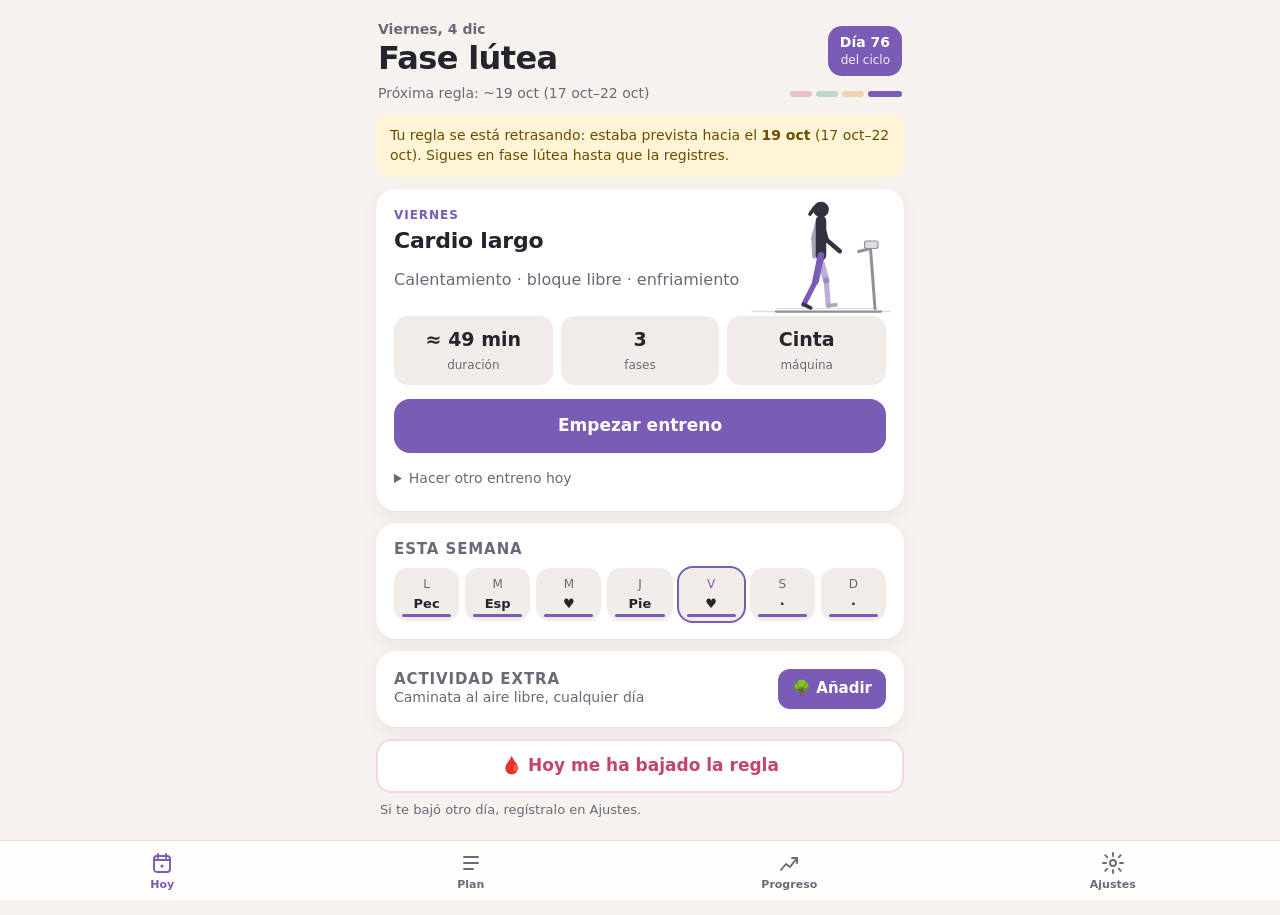
<file: index.html>
<!doctype html>
<html lang="es">
<head>
<meta charset="utf-8">
<meta name="viewport" content="width=device-width, initial-scale=1, maximum-scale=1, user-scalable=no, viewport-fit=cover">
<title>Mi Entreno</title>
<meta name="description" content="Entreno de fuerza y cardio adaptado a la fase del ciclo menstrual">
<meta name="theme-color" content="#C2456B">
<meta name="robots" content="noindex, nofollow">
<meta name="apple-mobile-web-app-capable" content="yes">
<meta name="mobile-web-app-capable" content="yes">
<meta name="apple-mobile-web-app-title" content="Mi Entreno">
<meta name="apple-mobile-web-app-status-bar-style" content="default">
<link rel="manifest" href="manifest.webmanifest">
<link rel="icon" href="icons/icon.svg" type="image/svg+xml">
<link rel="apple-touch-icon" href="icons/icon-180.png">
<link rel="stylesheet" href="css/app.css">
<link rel="stylesheet" href="css/fig.css">
</head>
<body>
<div id="app"><div class="carga"><p>Cargando…</p></div></div>
<noscript>Esta aplicación necesita JavaScript.</noscript>
<script type="module" src="js/app.js"></script>
</body>
</html>
</file>
<file: css/app.css>
:root{
  --acc:#C2456B;
  --bg:#F6F2EE; --card:#FFFFFF; --txt:#26232E; --txt2:#6D6878; --line:#E8E2DC; --soft:#F1ECE7;
  --facil:#2E8B6A; --normal:#B07A12; --dificil:#C0392B;
  --r:20px; --sat:env(safe-area-inset-top); --sab:env(safe-area-inset-bottom);
  color-scheme:light;
}
@media (prefers-color-scheme:dark){:root:not([data-theme="light"]){
  --bg:#141218; --card:#1F1C25; --txt:#F2EFF6; --txt2:#A6A1B2; --line:#2F2B36; --soft:#29252F;
  --facil:#4CC199; --normal:#E2B04A; --dificil:#F06A5B; color-scheme:dark;}}
*{box-sizing:border-box;-webkit-tap-highlight-color:transparent;touch-action:manipulation}
html,body{margin:0;background:var(--bg);color:var(--txt)}
body{font-family:ui-rounded,-apple-system,"SF Pro Rounded",system-ui,"Segoe UI",Roboto,sans-serif;font-size:16px;line-height:1.4;-webkit-text-size-adjust:100%;overscroll-behavior-y:none}
button,input,select{font:inherit;color:inherit}
a{color:inherit;text-decoration:none}
h1,h2,h3{margin:0;line-height:1.15}
h1{font-size:32px;font-weight:800;letter-spacing:-.02em}
h2{font-size:22px;font-weight:750;letter-spacing:-.01em}
h3{font-size:15px;font-weight:700;text-transform:uppercase;letter-spacing:.06em;color:var(--txt2);margin-bottom:10px}
.suave{color:var(--txt2)}
.nota{color:var(--txt2);font-size:13px;margin:8px 4px 0}
.vista{padding:calc(var(--sat) + 14px) 16px calc(var(--sab) + 96px);max-width:560px;margin:0 auto}
.vista.entreno{padding-bottom:calc(var(--sab) + 30px)}
.card{background:var(--card);border-radius:var(--r);padding:18px;margin:12px 0;box-shadow:0 1px 0 var(--line),0 6px 20px rgba(40,20,40,.05)}
.etq{font-size:12px;font-weight:700;text-transform:uppercase;letter-spacing:.08em;color:var(--acc)}
.intro{background:var(--soft);border-radius:12px;padding:10px 12px;font-size:14px;margin:10px 0 0}
.ico{width:24px;height:24px;fill:none;stroke:currentColor;stroke-width:1.9;stroke-linecap:round;stroke-linejoin:round}
.ico .fillc{fill:currentColor;stroke:none}

/* Botones */
.btn{display:flex;align-items:center;justify-content:center;gap:8px;width:100%;min-height:54px;border:0;border-radius:16px;background:var(--acc);color:#fff;font-weight:750;font-size:17px;margin-top:14px;cursor:pointer;padding:0 16px}
.btn:active{transform:scale(.98)}
.btn.sec{background:var(--soft);color:var(--txt)}
.btn[disabled]{opacity:.35}
.btn.regla{background:var(--card);color:#C2456B;border:2px solid #C2456B33;margin-top:4px}
.btn.peligro{background:transparent;color:var(--dificil);border:1.5px solid currentColor;min-height:46px;font-size:15px}
.mini{display:inline-flex;align-items:center;justify-content:center;min-height:40px;padding:0 14px;border-radius:12px;border:0;background:var(--soft);font-weight:650;font-size:15px;cursor:pointer}
.mini.prim{background:var(--acc);color:#fff}
.chips{display:flex;flex-wrap:wrap;gap:8px;margin-top:10px}
.chip{border:1.5px solid var(--line);background:var(--card);border-radius:999px;padding:8px 14px;font-weight:650;cursor:pointer}

/* Cabecera */
.cab{display:flex;align-items:flex-end;justify-content:space-between;gap:12px;margin:6px 2px 4px}
.fecha{color:var(--txt2);font-weight:600;font-size:14px}
.fasebadge{background:var(--acc);color:#fff;border-radius:14px;padding:8px 12px;text-align:right;line-height:1.15;flex-shrink:0}
.fasebadge b{display:block;font-size:14px}.fasebadge span{font-size:12px;opacity:.9}
.ciclo{display:flex;justify-content:space-between;align-items:center;color:var(--txt2);font-size:14px;margin:8px 2px}
.ruleta{display:flex;gap:4px}.ruleta i{width:22px;height:6px;border-radius:3px;opacity:.28}.ruleta i.on{opacity:1;width:34px}
.aviso{background:#FFF4D6;color:#6B4E00;border-radius:14px;padding:12px 14px;font-size:14px;margin:10px 0}
@media (prefers-color-scheme:dark){.aviso{background:#3A3018;color:#F4D98B}}

/* Hoy */
.hoycard{position:relative;overflow:hidden}
.hoyfig{width:150px;float:right;margin:-8px -10px 0 6px}
.hoycard h2{margin:4px 0 4px}
.reparto,.pauta{display:flex;gap:8px;margin-top:12px;clear:both}
.reparto div,.pauta div{flex:1;background:var(--soft);border-radius:14px;padding:10px 8px;text-align:center}
.reparto b,.pauta b{display:block;font-size:19px;font-weight:800}
.reparto span,.pauta span{font-size:12px;color:var(--txt2)}
.cambiar{margin-top:12px;color:var(--txt2);font-size:14px}.cambiar summary{cursor:pointer;padding:4px 0}
.tira{display:grid;grid-template-columns:repeat(7,1fr);gap:6px}
.dia{display:flex;flex-direction:column;align-items:center;gap:2px;padding:8px 0;border-radius:14px;background:var(--soft);font-size:12px;color:var(--txt2);position:relative}
.dia b{font-size:16px;color:var(--txt)}
.dia i{position:absolute;top:-5px;right:-3px;font-style:normal;background:var(--facil);color:#fff;border-radius:50%;width:18px;height:18px;font-size:11px;display:none;align-items:center;justify-content:center}
.dia.hecho i{display:flex}
.dia.hoy{outline:2.5px solid var(--acc);color:var(--acc)}
.dia.curso{background:color-mix(in srgb,var(--acc) 15%,var(--soft))}

/* Plan */
.segs{display:flex;gap:6px;background:var(--card);padding:5px;border-radius:16px;margin:12px 0}
.seg{flex:1;text-align:center;padding:10px 0;border-radius:12px;font-weight:750;border:0;background:transparent;cursor:pointer;color:var(--txt2)}
.seg.on{background:var(--c);color:#fff}
.dplan summary{list-style:none;display:grid;grid-template-columns:1fr auto;gap:2px 10px;cursor:pointer}
.dplan summary::-webkit-details-marker{display:none}
.dplan summary .etq{grid-column:1/3}.dplan summary em{font-style:normal;color:var(--txt2);font-size:14px;align-self:center}
.dplan[open] summary{margin-bottom:8px}
.lista{list-style:none;margin:8px 0 0;padding:0}
.lista li{border-top:1px solid var(--line)}.lista li:first-child{border-top:0}
.lista.compacta li{padding:8px 0;display:flex;flex-wrap:wrap;gap:4px 8px;align-items:center;justify-content:space-between}
.lista.compacta li span{color:var(--txt2);font-size:14px}
.ejrow,.sesrow{display:flex;align-items:center;gap:12px;padding:8px 0}
.ejrow>div:nth-child(2),.sesrow>div{flex:1;min-width:0}
.ejrow b,.sesrow b{display:block;font-size:15px;font-weight:650}
.ejrow span,.sesrow span{display:block;font-size:13px;color:var(--txt2)}
.thumb{width:64px;height:52px;border-radius:12px;background:var(--soft);flex-shrink:0;overflow:hidden;padding:2px}
.sesrow>i{width:10px;height:38px;border-radius:5px;flex-shrink:0}
.vacio{padding:10px 0}
.tcardio,.thist{width:100%;border-collapse:collapse;font-size:14px;margin-top:10px}
.tcardio th,.thist th{text-align:left;color:var(--txt2);font-weight:600;font-size:12px;padding:4px}
.tcardio td,.thist td{padding:7px 4px;border-top:1px solid var(--line)}
.tcardio tr.suave td{color:var(--txt2)}
.thist small{display:block;color:var(--txt2);font-size:11px}

/* Detalle ejercicio */
.volver{display:inline-block;color:var(--acc);font-weight:650;padding:6px 2px}
.bigfig{background:var(--soft);border-radius:16px;padding:6px 10px;margin-bottom:12px}
.pills{display:flex;flex-wrap:wrap;gap:6px;margin-top:10px}
.pills span{background:var(--soft);border-radius:999px;padding:4px 10px;font-size:13px;color:var(--txt2)}
.graf{width:100%;height:auto;margin:4px 0}
.graf polyline{fill:none;stroke:var(--acc);stroke-width:2.5;stroke-linejoin:round;stroke-linecap:round}
.graf circle{fill:var(--acc)}.graf text{font-size:12px;fill:var(--txt);font-weight:700}

/* Dificultad */
.dif{display:inline-block;border-radius:999px;padding:3px 10px;font-size:12px;font-weight:700;color:#fff;flex-shrink:0}
.dif.facil{background:var(--facil)}.dif.normal{background:var(--normal)}.dif.dificil{background:var(--dificil)}
.difs{display:flex;gap:8px}
.difs .dif{flex:1;min-height:54px;font-size:16px;border:2px solid transparent;cursor:pointer;background:var(--soft);color:var(--txt)}
.difs .dif.facil.on{background:var(--facil);color:#fff}.difs .dif.normal.on{background:var(--normal);color:#fff}.difs .dif.dificil.on{background:var(--dificil);color:#fff}
.difsel.apagado{opacity:.55}

/* Entreno */
.wbar{display:flex;align-items:center;gap:10px;position:sticky;top:0;z-index:5;background:var(--bg);margin:calc(-1 * var(--sat) - 14px) -16px 0;padding:calc(var(--sat) + 10px) 16px 10px}
.x{width:40px;height:40px;border-radius:50%;border:0;background:var(--card);font-size:16px;cursor:pointer;flex-shrink:0}
.wt{flex:1;min-width:0}.wt b{display:block;font-size:15px;white-space:nowrap;overflow:hidden;text-overflow:ellipsis}.wt span{font-size:12px;color:var(--txt2)}
.reloj{text-align:right}.reloj b{display:block;font-variant-numeric:tabular-nums;font-size:20px;color:var(--acc)}.reloj span{font-size:11px;color:var(--txt2)}
.dots{display:flex;gap:6px;justify-content:center;margin:6px 0}
.dot{width:34px;height:34px;border-radius:50%;border:2px solid var(--line);background:var(--card);font-weight:700;font-size:14px;color:var(--txt2);cursor:pointer}
.dot.ok{background:var(--facil);border-color:var(--facil);color:#fff}
.dot.on{border-color:var(--acc);color:var(--acc);transform:scale(1.12)}
.dot.on.ok{color:#fff;background:var(--acc)}
.ejcard h2{margin:4px 0}
.detalle{margin:4px 0 0;font-weight:600;color:var(--acc)}
.ultima{margin-top:12px;font-size:14px;border-left:3px solid var(--acc);padding:4px 0 4px 10px}
.ultima .dif{margin-left:4px}
.series{padding:10px 12px}
.serie{display:grid;grid-template-columns:22px 1fr 1fr 48px;align-items:center;gap:8px;padding:8px 0;border-top:1px solid var(--line)}
.serie:first-of-type{border-top:0}
.sn{font-weight:800;color:var(--txt2);text-align:center}
.step{display:grid;grid-template-columns:34px 1fr 34px;align-items:center;background:var(--soft);border-radius:12px;position:relative;height:48px}
.step button{border:0;background:transparent;font-size:22px;height:100%;cursor:pointer;color:var(--txt2)}
.step input{width:100%;min-width:0;border:0;background:transparent;text-align:center;font-weight:800;font-size:19px;padding:8px 0 0;font-variant-numeric:tabular-nums}
.step small{position:absolute;top:3px;left:0;right:0;text-align:center;font-size:10px;color:var(--txt2);pointer-events:none}
.check{width:48px;height:48px;border-radius:14px;border:2px solid var(--line);background:var(--card);font-size:22px;color:var(--line);cursor:pointer}
.serie.hecha .check{background:var(--acc);border-color:var(--acc);color:#fff}
.serie.hecha .step{background:color-mix(in srgb,var(--acc) 12%,var(--soft))}
.wfoot{display:flex;gap:10px}.wfoot .btn{margin-top:4px}
.wfoot.dentro{margin-top:8px}
.resumen h3{color:var(--facil)}

/* Descanso: barra fija abajo que deja ver y editar el ejercicio */
.descanso{position:fixed;left:8px;right:8px;bottom:calc(var(--sab) + 8px);z-index:20;background:color-mix(in srgb,var(--acc) 94%,#000);color:#fff;border-radius:22px;padding:10px 12px;display:grid;grid-template-columns:76px 1fr;grid-template-rows:auto auto;gap:6px 12px;align-items:center;box-shadow:0 10px 30px rgba(0,0,0,.25);max-width:540px;margin:0 auto}
.descanso[hidden]{display:none}
.descanso .anillo{position:relative;width:76px;height:76px;grid-row:1/3}
.descanso .anillo svg{width:100%;height:100%;transform:rotate(-90deg)}
.descanso .anillo circle{fill:none;stroke-width:10}
.descanso .fondo{stroke:rgba(255,255,255,.22)}
.descanso .prog{stroke:#fff;stroke-linecap:round;transition:stroke-dashoffset .25s linear}
.descanso .anillo b{position:absolute;inset:0;display:flex;align-items:center;justify-content:center;font-size:22px;font-weight:800;font-variant-numeric:tabular-nums}
.descanso .etq{color:#fff;opacity:.85}
.dtxt b{display:block;font-size:15px;line-height:1.25;margin-top:2px}
.dbtns{display:flex;gap:6px}
.dbtns .mini{flex:1;background:rgba(255,255,255,.18);color:#fff;min-height:38px;padding:0 8px}
.dbtns .mini.fuerte{background:#fff;color:var(--acc)}
body.con-descanso .vista{padding-bottom:calc(var(--sab) + 140px)}
/* Cardio */
.cardiocard .bigfig svg{transform:rotate(calc(var(--inc, 0) * -0.6deg));transition:transform 1s ease}
.cardiocard .bigfig{overflow:hidden}
.cbloque{text-align:center}
.cuenta{font-size:68px;font-weight:800;font-variant-numeric:tabular-nums;line-height:1;margin:6px 0 4px}
.cbar{position:relative;display:flex;gap:2px;height:14px;margin:14px 0 4px;border-radius:7px;overflow:hidden}
.cbar i{background:color-mix(in srgb,var(--acc) 25%,var(--soft))}
.cbar i.fuerte{background:color-mix(in srgb,var(--acc) 60%,var(--soft))}
.cbar u{position:absolute;top:0;bottom:0;width:3px;background:var(--txt);left:0;border-radius:2px}
.cblist{list-style:none;padding:0;margin:10px 0 0;font-size:14px}
.cblist li{display:grid;grid-template-columns:42px 1fr 34px 82px 50px;gap:4px;padding:7px 4px;border-top:1px solid var(--line);align-items:center}
.cblist li span{color:var(--txt2);font-variant-numeric:tabular-nums;font-size:12px}
.cblist em{font-style:normal;text-align:right;font-variant-numeric:tabular-nums}
.cblist li.pasado{opacity:.4}
.cblist li.actual{background:color-mix(in srgb,var(--acc) 14%,transparent);border-radius:10px;font-weight:700}

/* Ajustes */
.fila{display:flex;align-items:center;justify-content:space-between;gap:10px;margin:8px 0}
.fila input[type=date],select{border:1.5px solid var(--line);background:var(--soft);border-radius:12px;padding:9px 10px;min-height:42px}
.fila input[type=date]{flex:1}
.sw{appearance:none;width:52px;height:32px;border-radius:16px;background:var(--line);position:relative;cursor:pointer;transition:.2s;flex-shrink:0}
.sw::after{content:"";position:absolute;top:3px;left:3px;width:26px;height:26px;border-radius:50%;background:#fff;transition:.2s;box-shadow:0 1px 3px rgba(0,0,0,.25)}
.sw:checked{background:var(--acc)}.sw:checked::after{left:23px}
.pasos{margin:0;padding-left:20px}.pasos li{margin:6px 0}

/* Barra de pestañas */
.tabs{position:fixed;left:0;right:0;bottom:0;z-index:10;display:flex;justify-content:space-around;background:color-mix(in srgb,var(--card) 88%,transparent);backdrop-filter:blur(18px);-webkit-backdrop-filter:blur(18px);border-top:1px solid var(--line);padding:8px 8px calc(var(--sab) + 6px)}
.tab{display:flex;flex-direction:column;align-items:center;gap:2px;font-size:11px;font-weight:600;color:var(--txt2);padding:2px 14px;min-width:64px}
.tab.on{color:var(--acc)}

/* Avisos */
.toast{position:fixed;left:50%;bottom:calc(var(--sab) + 90px);transform:translateX(-50%);background:var(--txt);color:var(--bg);padding:12px 18px;border-radius:14px;font-weight:650;z-index:50;animation:tin .25s ease}
@keyframes tin{from{opacity:0;transform:translate(-50%,10px)}}
body.flash::after{content:"";position:fixed;inset:0;background:#fff;z-index:60;pointer-events:none;animation:flash .9s ease-out forwards}
@keyframes flash{0%,40%{opacity:.85}100%{opacity:0}}
.carga{min-height:100vh;display:flex;flex-direction:column;align-items:center;justify-content:center;color:var(--txt2)}

.lista li .dif,.lista.compacta li span.dif{color:#fff}
.dia b{font-size:13px}

.step.corp{display:flex;align-items:center;justify-content:center;font-size:13px;color:var(--txt2);font-weight:650}

.energia h2{margin-bottom:6px}
.energias{display:flex;flex-direction:column;gap:10px;margin-top:16px}
.energias .en{min-height:60px;border-radius:16px;border:2px solid var(--line);background:var(--card);font-size:18px;font-weight:700;cursor:pointer}
.energias .en.alta{border-color:var(--facil)}.energias .en.baja{border-color:var(--dificil)}
.energia-nota{background:var(--soft);border-radius:12px;padding:10px 12px;margin:0}
[data-csig].pronto{background:var(--acc);color:#fff;border-radius:12px;padding:8px 10px;font-weight:750}
.copia{background:var(--soft);border-radius:14px;padding:12px;margin-top:12px}
.copia b{display:block}.copia span{display:block;font-size:13px;color:var(--txt2)}.copia .btn{margin-top:10px;min-height:46px}

/* Selector rápido de peso */
.step input[readonly]{cursor:pointer;-webkit-user-select:none;user-select:none}
.hoja{position:fixed;inset:0;z-index:30;background:rgba(20,15,25,.45);display:flex;align-items:flex-end;justify-content:center}
.hoja[hidden]{display:none}
.hcont{background:var(--card);width:100%;max-width:560px;border-radius:24px 24px 0 0;padding:14px 16px calc(var(--sab) + 16px);max-height:75vh;display:flex;flex-direction:column;animation:sube .2s ease}
@keyframes sube{from{transform:translateY(40px);opacity:0}}
.hcab{display:flex;align-items:center;gap:8px;margin-bottom:10px}.hcab b{flex:1;font-size:17px}.hcab small{color:var(--txt2)}
.hgrid{display:grid;grid-template-columns:repeat(4,1fr);gap:8px;overflow:auto;padding:2px}
.hv{min-height:54px;border-radius:14px;border:1.5px solid var(--line);background:var(--soft);font-size:18px;font-weight:750;cursor:pointer}
.hv.on{background:var(--acc);border-color:var(--acc);color:#fff}
.hotro{display:flex;gap:8px;margin-top:12px}.hotro input{flex:1;border:1.5px solid var(--line);background:var(--soft);border-radius:12px;padding:0 12px;min-height:44px;font-size:16px}
/* Dificultad por fase */
.difbar{display:flex;flex-direction:column;gap:10px}
.dbrow{display:grid;grid-template-columns:96px 1fr 52px;gap:8px;align-items:center}
.dbn{font-weight:750;font-size:14px;display:flex;align-items:center;gap:6px;white-space:nowrap}.dbn small{font-weight:500;color:var(--txt2);font-size:11px}
.dbn i{width:10px;height:10px;border-radius:50%;flex-shrink:0}
.dbb{display:flex;gap:2px;height:24px;border-radius:8px;overflow:hidden;background:var(--soft)}
.dbb u{text-decoration:none;color:#fff;font-size:12px;font-weight:700;display:flex;align-items:center;justify-content:center;min-width:18px}
.dbb em{font-style:normal;font-size:12px;color:var(--txt2);align-self:center;padding-left:8px}
.dbm{font-size:12px;color:var(--txt2);text-align:right}
u.facil{background:var(--facil)}u.normal{background:var(--normal)}u.dificil{background:var(--dificil)}
.dbley{display:flex;gap:14px;font-size:12px;color:var(--txt2);margin-top:2px}.dbley span{display:flex;align-items:center;gap:5px}.dbley u{width:10px;height:10px;border-radius:3px;display:inline-block}
.semrow{display:flex;gap:6px;margin-top:10px}.semrow div{flex:1;text-align:center;border-radius:12px;padding:8px 0;background:color-mix(in srgb,var(--c) 16%,var(--soft))}
.semrow b{display:block;font-size:18px;color:var(--c)}.semrow span{font-size:12px;color:var(--txt2)}
.flecha{color:var(--txt2);font-size:22px}

/* Evita el zoom por doble toque y el zoom automático de iOS al escribir (texto >= 16px) */
input,select,textarea{font-size:16px}
button,input,.step,.serie{touch-action:manipulation}

/* Eliminar entreno */
.sesli{display:flex;align-items:center;gap:6px}.sesli .sesrow{flex:1;min-width:0}
.papelera{width:40px;height:40px;border:0;border-radius:12px;background:var(--soft);font-size:17px;cursor:pointer;flex-shrink:0}
.btn.borrar{background:transparent;color:var(--dificil);border:1.5px solid currentColor;min-height:46px;font-size:15px}
.toast.accion{display:flex;align-items:center;gap:14px;padding:10px 10px 10px 18px}
.toast.accion button{border:0;background:var(--acc);color:#fff;border-radius:10px;padding:8px 12px;font-weight:750;font-size:15px;cursor:pointer}
.toast.accion span{white-space:nowrap}

/* Cardio libre */
.fases{display:flex;gap:4px;margin:12px 0 6px}
.fases div{border-radius:12px;padding:8px 6px;text-align:center;background:var(--soft);position:relative;overflow:hidden}
.fases div b{display:block;font-size:12px;white-space:nowrap;overflow:hidden;text-overflow:ellipsis}.fases div span{font-size:12px;color:var(--txt2)}
.fases div.on{outline:2.5px solid var(--acc)}.fases div.ok{opacity:.55}
.fases u{position:absolute;left:0;bottom:0;height:4px;background:var(--acc)}
.centro{text-align:center}.chico{font-size:14px;margin:0}
.fijo{display:flex;gap:8px;margin-top:10px}.fijo div{flex:1;background:var(--soft);border-radius:14px;padding:10px;text-align:center}
.fijo b{display:block;font-size:20px}.fijo span{font-size:12px;color:var(--txt2)}
.selrow{display:grid;grid-template-columns:96px 1fr;align-items:center;gap:10px;margin:10px 0}
.selrow > span{font-weight:700;font-size:14px;color:var(--txt2)}
.csel{display:grid;grid-template-columns:52px 1fr 52px;height:58px;background:var(--soft);border-radius:14px;align-items:center}
.csel button{border:0;background:transparent;font-size:26px;height:100%;color:var(--txt2);cursor:pointer}
.csel .val{font-size:24px;font-weight:800;font-variant-numeric:tabular-nums;color:var(--txt)}
.csel .val small{font-size:14px;font-weight:600;color:var(--txt2)}
.bloque.activo{outline:2.5px solid var(--acc)}
.tramos{list-style:none;padding:0;margin:12px 0 0}
.tramos li{display:grid;grid-template-columns:auto 1fr auto;gap:8px;align-items:center;padding:9px 10px;border-radius:12px;background:var(--soft);margin-top:6px;font-size:14px}
.tramos li.actual{background:color-mix(in srgb,var(--acc) 16%,var(--soft));font-weight:700}
.tramos li i{font-style:normal;color:var(--txt2);font-size:12px;font-variant-numeric:tabular-nums}
.tramos li em{font-style:normal;font-variant-numeric:tabular-nums}
.btn.nuevos{margin-top:12px}
.resum li{display:flex;justify-content:space-between;gap:8px}
.resum li b{font-variant-numeric:tabular-nums;font-size:14px}
.sesrow .tramotxt{color:var(--acc);font-size:12px}
.cardiocard .cuenta{text-align:center}

.btn.cortar{background:var(--card);color:var(--txt);border:1.5px solid var(--line);margin-top:10px}

/* Ciclo: preguntas, historial de reglas */
.pregunta{border:2px solid var(--acc)}
.pregunta h2{margin:4px 0 10px}
.pregunta .difs .btn{margin-top:0}
.opciones{display:flex;flex-direction:column;gap:8px;margin-top:10px}.opciones .btn{margin-top:0}
.regrow{display:grid;grid-template-columns:1fr auto auto;gap:8px;align-items:center;padding:8px 0}
.regrow span{font-size:14px;color:var(--txt)}.regrow small{display:block;color:var(--txt2);font-size:12px}
.durst{display:flex;align-items:center;background:var(--soft);border-radius:12px;height:40px}
.durst button{border:0;background:transparent;width:34px;height:100%;font-size:20px;color:var(--txt2);cursor:pointer}
.durst b{min-width:58px;text-align:center;font-size:14px}
.dias{width:72px;border:1.5px solid var(--line);background:var(--soft);border-radius:12px;padding:9px 8px;min-height:42px;text-align:center}
.fases5 .seg{font-size:12px;padding:10px 2px}
.dia u{position:absolute;left:8px;right:8px;bottom:4px;height:3px;border-radius:2px;background:var(--fc);text-decoration:none}
.dia em{position:absolute;top:-6px;left:-3px;font-style:normal;font-size:12px}
.sinmb{margin:0}
.extra .fila{margin:0}
.campo{width:120px;border:1.5px solid var(--line);background:var(--soft);border-radius:12px;padding:9px 10px;min-height:42px;text-align:right}
.hcont .fila input[type=date]{flex:0 0 auto}
.hcont .bigfig{max-width:260px;margin:0 auto 8px}
.simbar{position:sticky;top:0;z-index:40;display:flex;gap:6px;align-items:center;background:#26232E;color:#fff;padding:calc(var(--sat) + 6px) 10px 6px;font-size:13px}
.simbar input{flex:1;min-width:0;border:0;border-radius:8px;padding:6px;font-size:14px}
.simbar .mini{min-height:32px;padding:0 8px;font-size:13px;background:rgba(255,255,255,.15);color:#fff}
.extra .mini{white-space:nowrap}

/* Máquina estropeada */
.averia-btn{display:block;width:100%;margin-top:10px;border:1.5px dashed var(--line);background:transparent;color:var(--txt2);border-radius:12px;min-height:42px;font-weight:650;font-size:14px;cursor:pointer}
.aviso-av{margin-top:12px;background:#FFF4D6;color:#6B4E00;border-radius:12px;padding:10px 12px;font-size:14px}
.aviso-av .difs{margin-top:8px}
@media (prefers-color-scheme:dark){.aviso-av{background:#3A3018;color:#F4D98B}}
.averia-ok{border:2px dashed var(--line)}
.dot.av{background:#E2B04A;border-color:#E2B04A;color:#fff}
.altlista{display:flex;flex-direction:column;gap:8px;overflow:auto}
.altrow{display:flex;align-items:center;gap:12px;text-align:left;border:1.5px solid var(--line);background:var(--soft);border-radius:14px;padding:8px;cursor:pointer;color:var(--txt)}
.altrow b{display:block;font-size:15px}.altrow span{font-size:12px;color:var(--txt2)}
.altrow .thumb{background:var(--card)}.altrow .thumb.ic{display:flex;align-items:center;justify-content:center;font-size:24px}
.altrow.salta{border-style:dashed}

.histreglas{margin-top:12px;border-top:1px solid var(--line)}
.histreglas summary{list-style:none;display:flex;justify-content:space-between;align-items:center;min-height:48px;cursor:pointer;font-weight:700}
.histreglas summary::-webkit-details-marker{display:none}
.histreglas summary em{font-style:normal;font-weight:650;font-size:14px;color:var(--acc);background:var(--soft);border-radius:999px;padding:6px 12px}
.histreglas[open] summary em::after{content:" · Ocultar ▲"}.histreglas:not([open]) summary em::after{content:" · Ver ▼"}

/* Progreso plegable */
.plegable{padding:0}
.plegable > summary{list-style:none;display:flex;align-items:center;justify-content:space-between;gap:10px;padding:16px 18px;cursor:pointer;font-size:15px;font-weight:700;text-transform:uppercase;letter-spacing:.06em;color:var(--txt2)}
.plegable > summary::-webkit-details-marker{display:none}
.plegable > summary em{font-style:normal;text-transform:none;letter-spacing:0;font-size:13px;font-weight:700;color:var(--acc);background:var(--soft);border-radius:999px;padding:5px 11px;white-space:nowrap}
.plegable > summary em::after{content:"  ▼"}
.plegable[open] > summary em::after{content:"  ▲"}
.plegable .plcuerpo{padding:0 18px 12px}
.plegable.sub{box-shadow:none;background:var(--soft);margin:8px 0;border-radius:14px}
.plegable.sub > summary{padding:12px 14px;font-size:14px;text-transform:none;letter-spacing:0;color:var(--txt)}
.plegable.sub > summary em{background:var(--card)}
.plegable.sub .plcuerpo{padding:0 12px 8px}
.plegable.sub .papelera{background:var(--card)}
</file>
<file: css/fig.css>
.fig{width:100%;height:auto;display:block;--fig:#34323F;--fig-far:#A9A6B6;--hi:var(--acc,#C2456B);--eq:#8C909A;--eq-fill:#DADDE3;--db:#55535F}
@media (prefers-color-scheme:dark){:root:not([data-theme="light"]) .fig{--fig:#ECEAF3;--fig-far:#6E6B7E;--eq:#7D818C;--eq-fill:#3A3D47;--db:#B9B7C6}}
:root[data-theme="dark"] .fig{--fig:#ECEAF3;--fig-far:#6E6B7E;--eq:#7D818C;--eq-fill:#3A3D47;--db:#B9B7C6}
.fig line,.fig polyline{stroke-linecap:round;stroke-linejoin:round;fill:none}
.fig .bd{stroke:var(--fig)}
.fig .hi{stroke:var(--hi)}
.fig .far{stroke:var(--fig-far)}
.fig .hi.far{stroke:var(--hi);opacity:.5}
.fig .fillb{fill:var(--fig);stroke-width:3;stroke-linejoin:round}
.fig .hi.fillb{fill:var(--hi)}
.fig .fillhi{fill:var(--hi);stroke:none;opacity:.9}
.fig .hair{fill:var(--fig)}
.fig .eqp{stroke:var(--eq-fill)}
.fig .eqb{stroke:var(--eq)}
.fig .eql{stroke:var(--eq)}
.fig .eqf{fill:var(--eq-fill);stroke:var(--eq);stroke-width:1.5}
.fig line.eqf{stroke:var(--eq-fill)}
.fig .eqw{fill:var(--eq-fill);stroke:var(--eq);stroke-width:2}
.fig .eqpad{fill:var(--eq);stroke:none}
.fig .cab{stroke:var(--eq);stroke-width:1.4;stroke-dasharray:none}
.fig .dbp{fill:var(--db);stroke:none}
.fig .dbh{fill:var(--eq-fill)}
.fig .dbb{stroke:var(--db)}
.fig .grip{fill:var(--db)}
.fig .rope{stroke:#C9A66B}
.fig .floor{stroke:var(--eq-fill)}

.fig .copa{fill:#9CC59A}.fig .tronco{fill:#A3825F;stroke:none}.fig .camino{stroke:#D8CFC2}.fig .nube{fill:#E6E9EE}
@media (prefers-color-scheme:dark){:root:not([data-theme="light"]) .fig .copa{fill:#4F7A55}:root:not([data-theme="light"]) .fig .tronco{fill:#7A5E43}:root:not([data-theme="light"]) .fig .camino{stroke:#3E3A44}:root:not([data-theme="light"]) .fig .nube{fill:#2F3138}}
</file>
